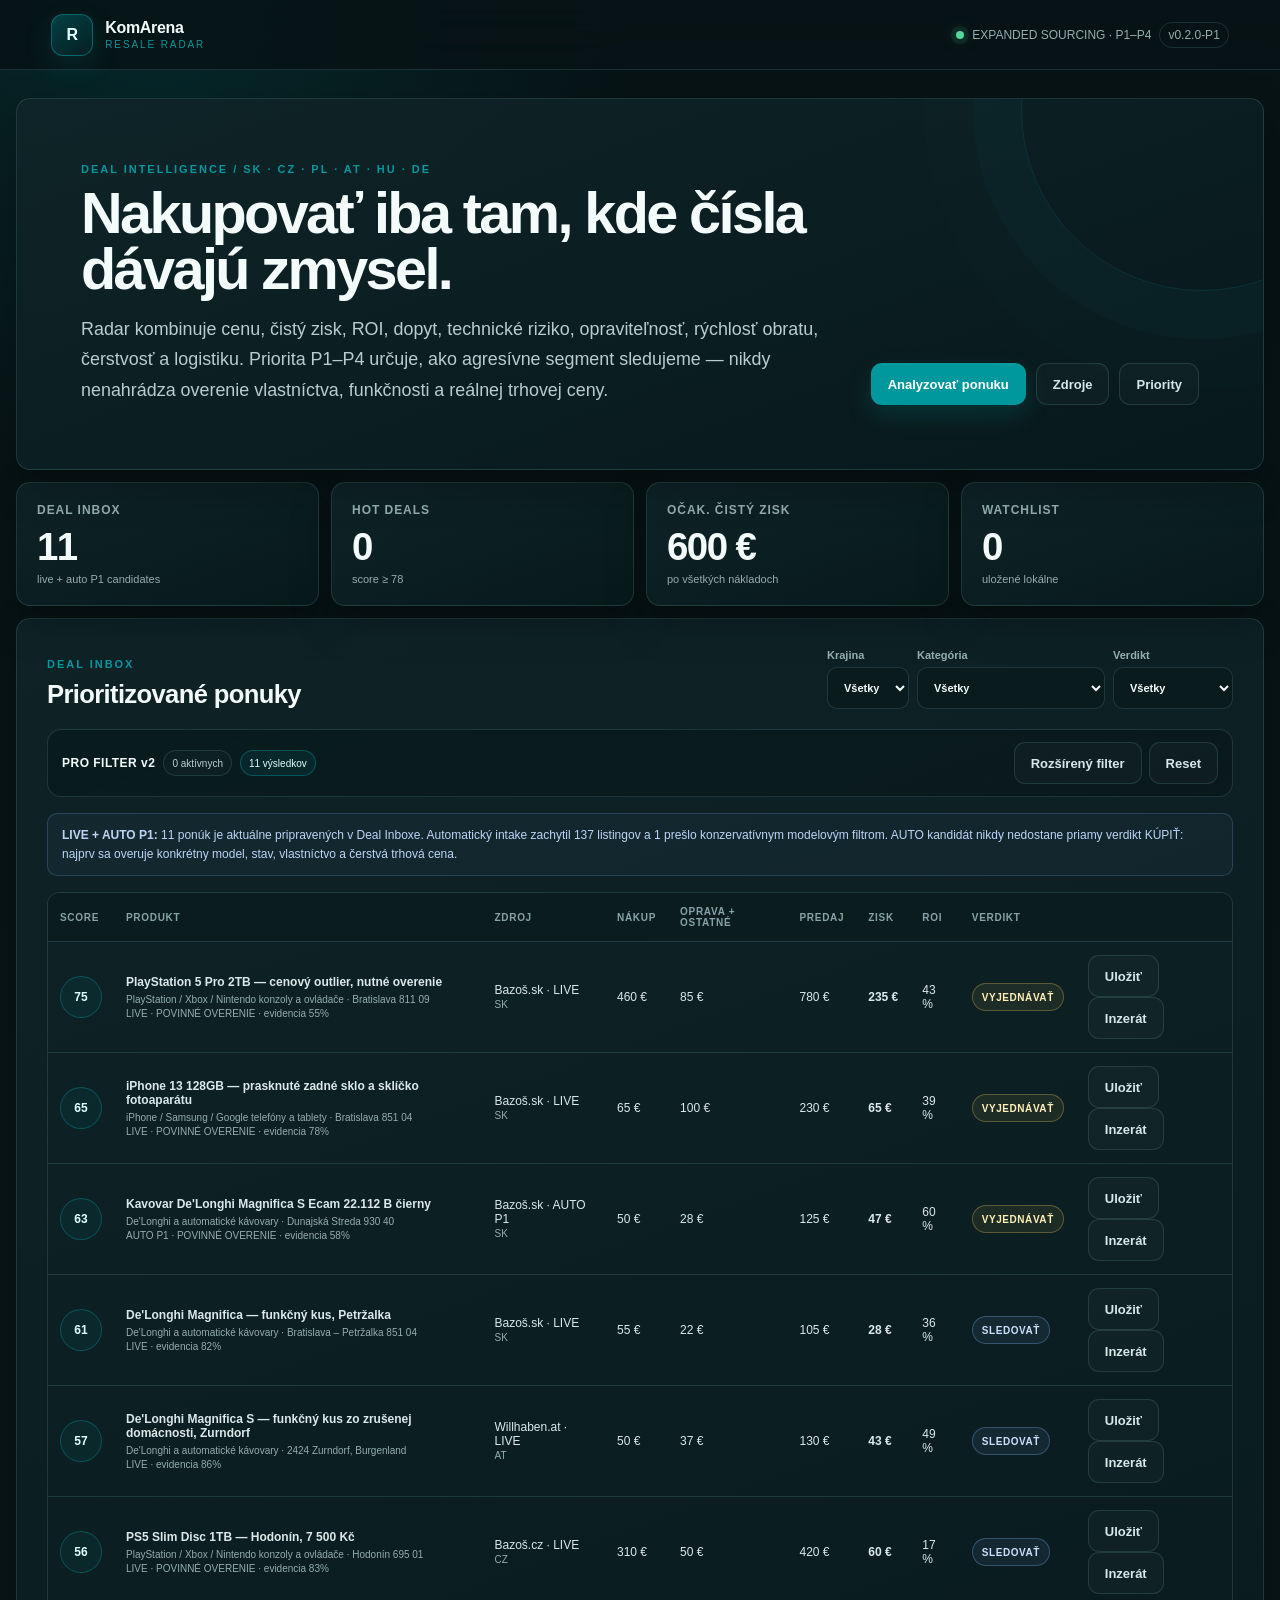
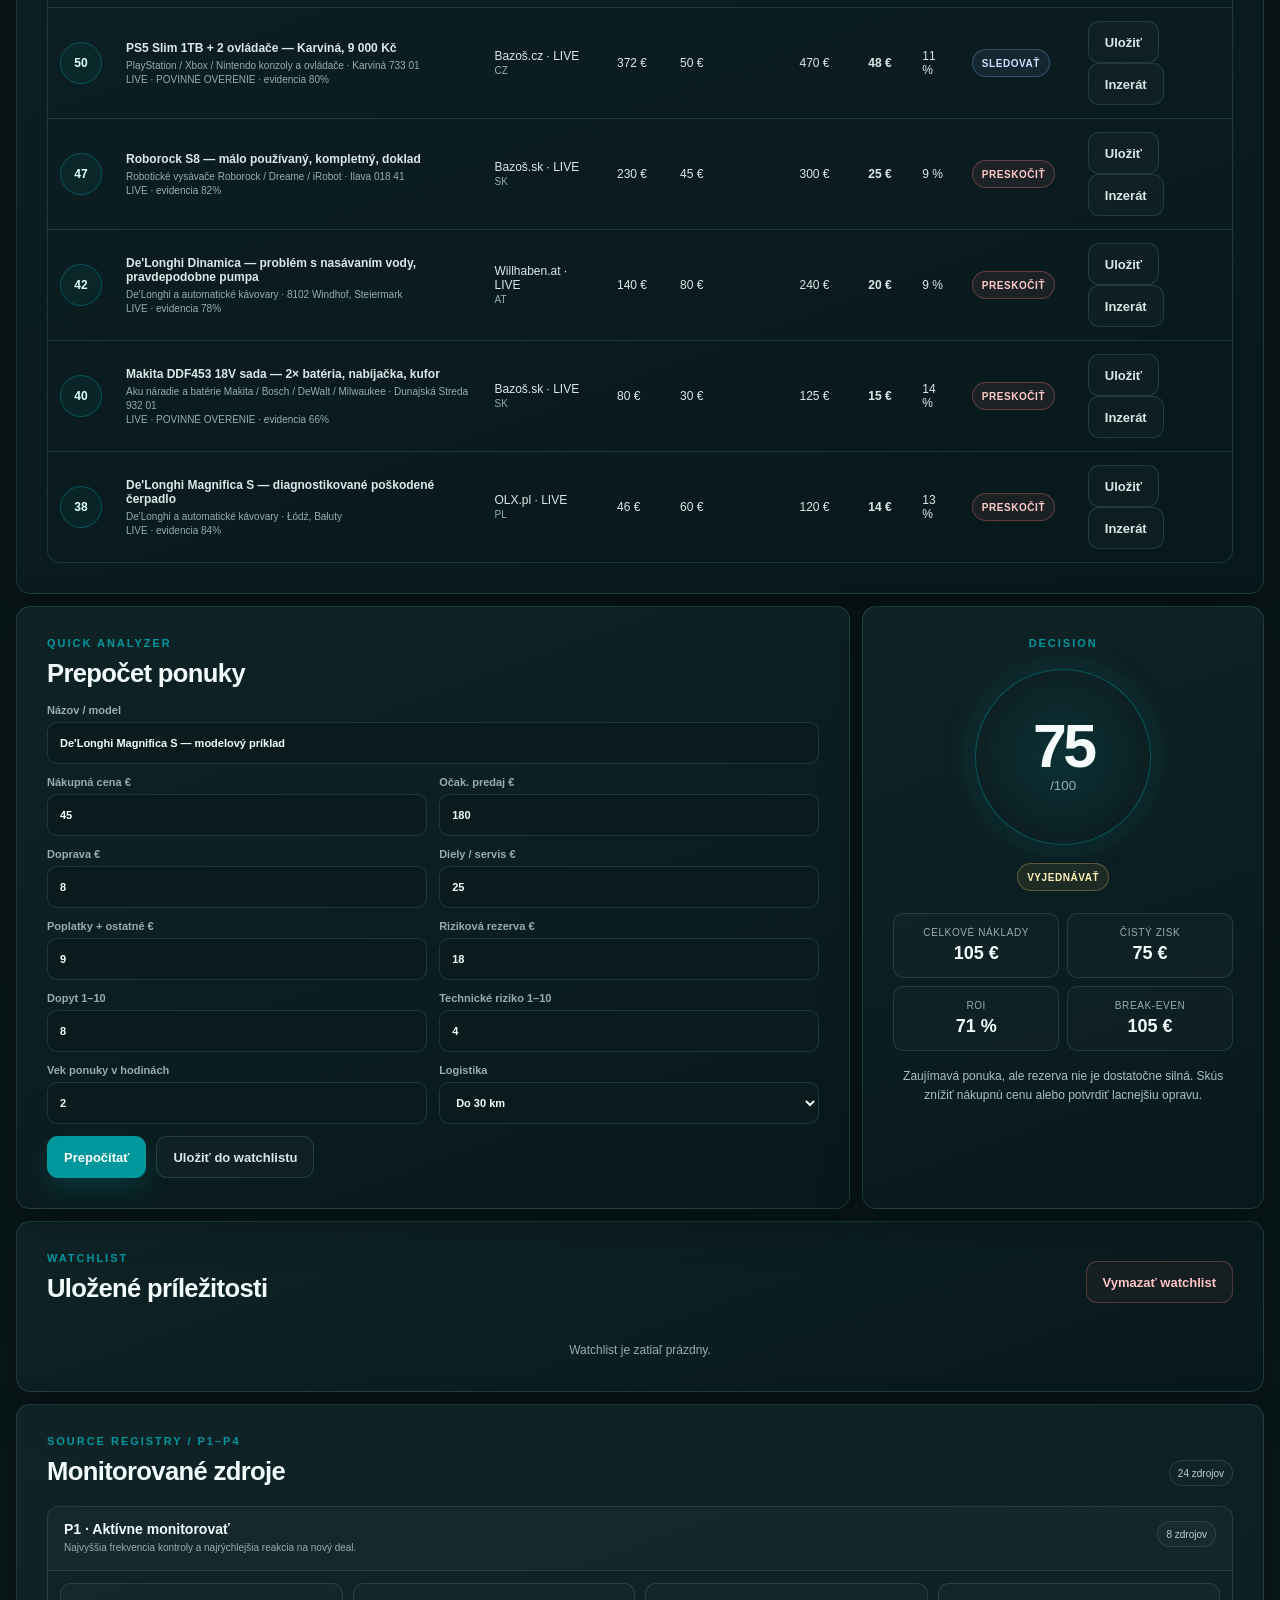
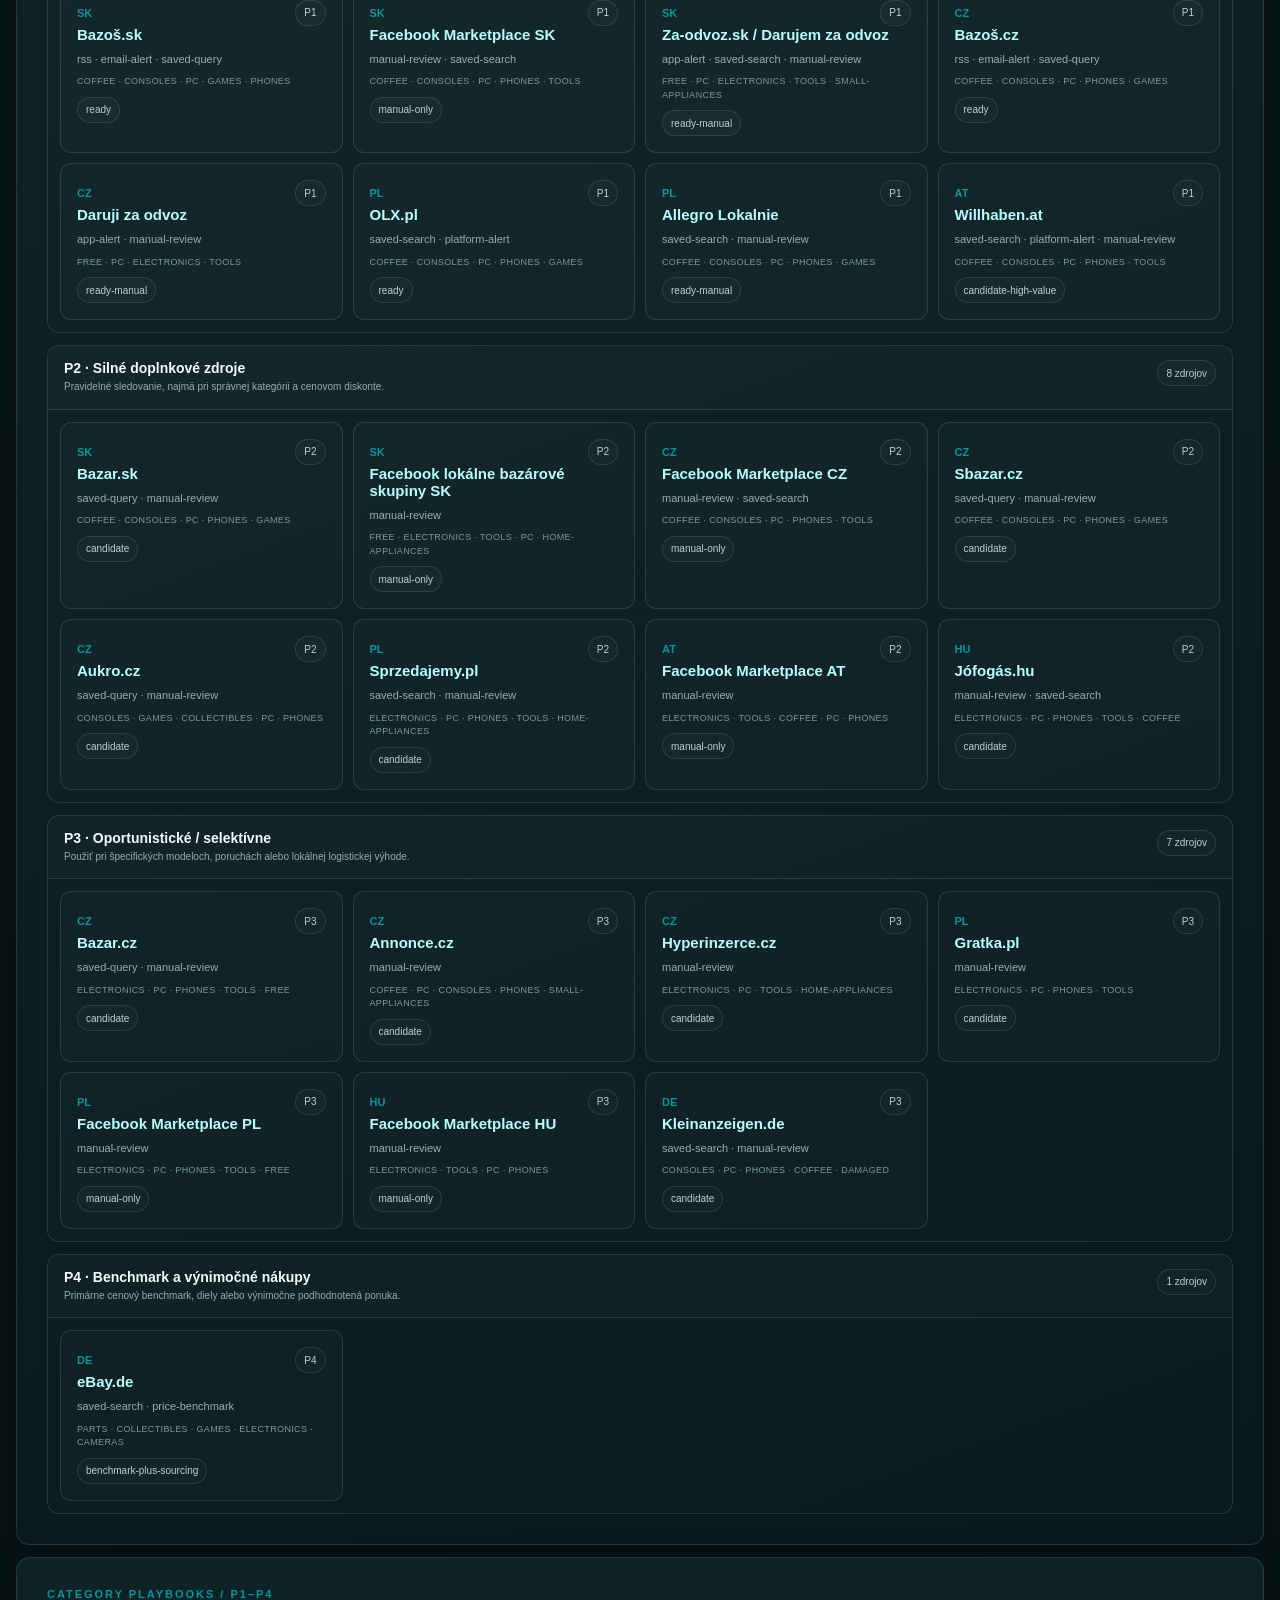
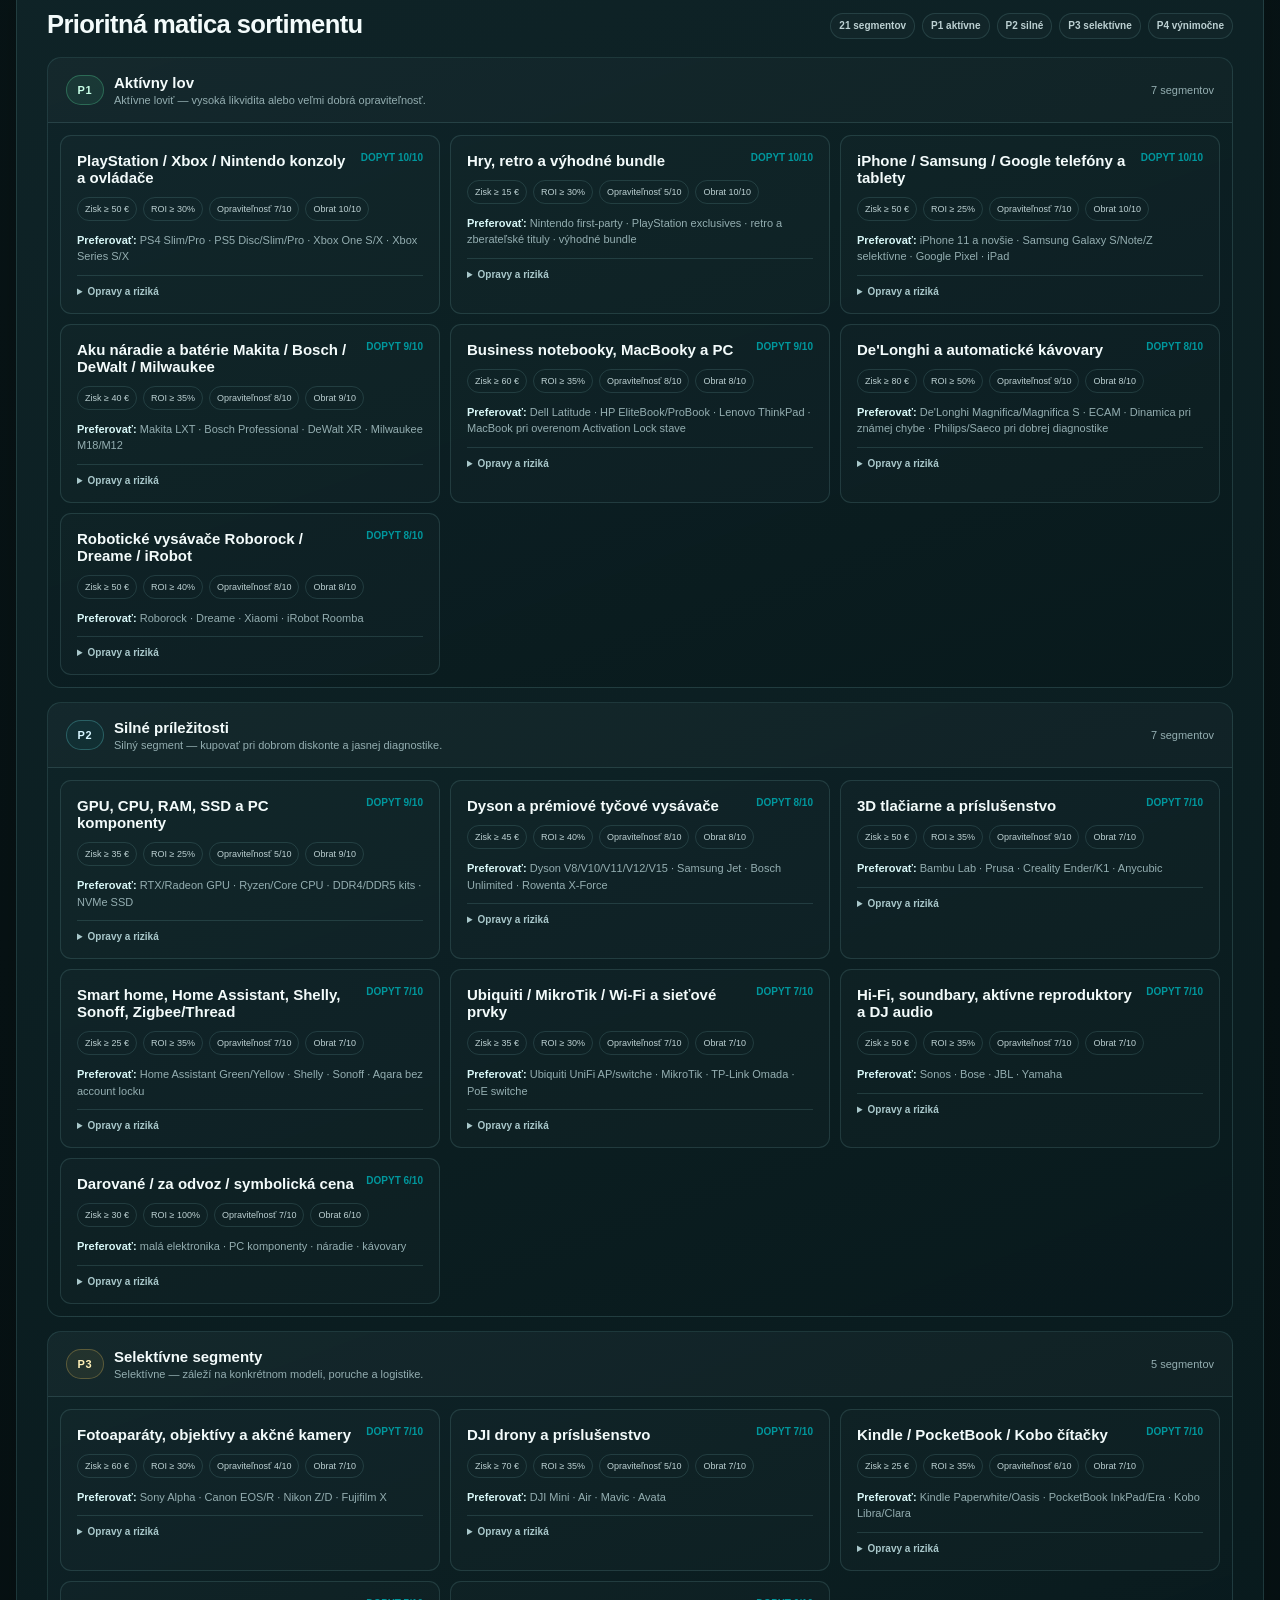
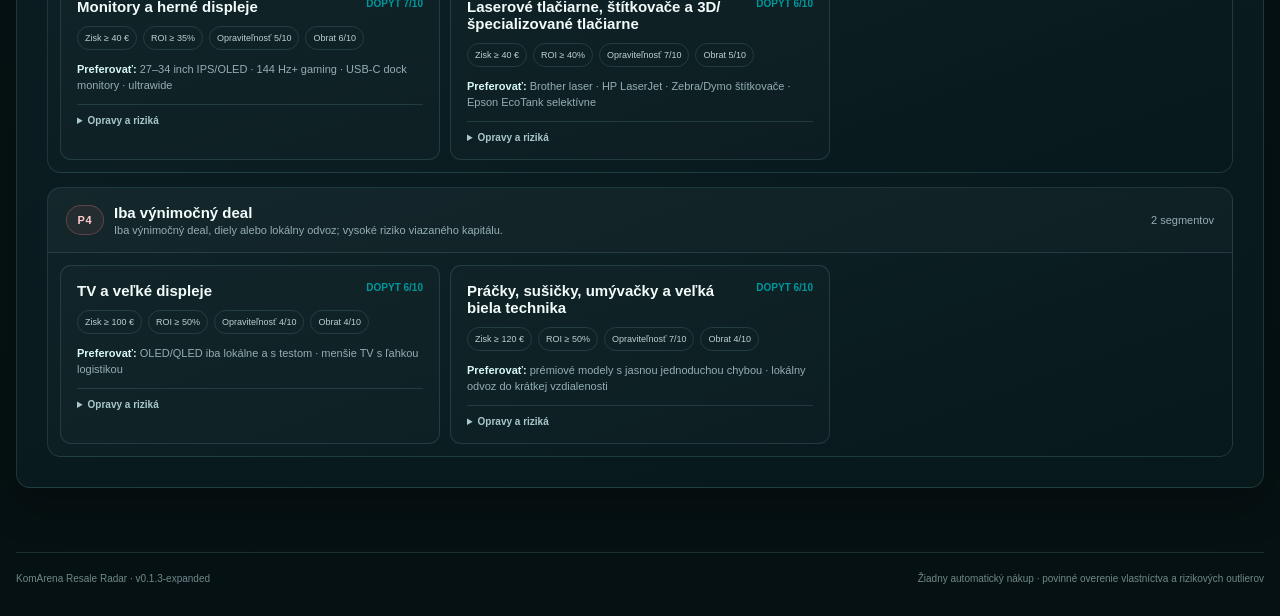
<file: komarena-resale-radar/index.html>
<!doctype html>
<html lang="sk">
<head>
  <meta charset="utf-8">
  <meta name="viewport" content="width=device-width, initial-scale=1">
  <meta name="color-scheme" content="dark">
  <meta name="description" content="KomArena Resale Radar — rozhodovacie centrum pre bazárové, darované a opraviteľné produkty.">
  <title>KomArena Resale Radar</title>
  <link rel="stylesheet" href="styles.css">
  <link rel="stylesheet" href="filters.css">
  <link rel="stylesheet" href="priority-board.css">
  <link rel="stylesheet" href="source-groups.css">
</head>
<body>
  <div class="app-shell">
    <header class="topbar">
      <a class="brand" href="#top" aria-label="KomArena Resale Radar domov">
        <span class="brand-mark" aria-hidden="true">R</span>
        <span><strong>KomArena</strong><small>RESALE RADAR</small></span>
      </a>
      <div class="topbar-status">
        <span class="status-dot" aria-hidden="true"></span>
        <span>EXPANDED SOURCING · P1–P4</span>
        <span class="version">v0.1.3</span>
      </div>
    </header>

    <main id="top" class="main">
      <section class="hero panel">
        <div>
          <p class="eyebrow">DEAL INTELLIGENCE / SK · CZ · PL · AT · HU · DE</p>
          <h1>Nakupovať iba tam, kde čísla dávajú zmysel.</h1>
          <p class="lead">Radar kombinuje cenu, čistý zisk, ROI, dopyt, technické riziko, opraviteľnosť, rýchlosť obratu, čerstvosť a logistiku. Priorita P1–P4 určuje, ako agresívne segment sledujeme — nikdy nenahrádza overenie vlastníctva, funkčnosti a reálnej trhovej ceny.</p>
        </div>
        <div class="hero-actions">
          <a class="button primary" href="#analyzer">Analyzovať ponuku</a>
          <a class="button ghost" href="#sources">Zdroje</a>
          <a class="button ghost" href="#priorities">Priority</a>
        </div>
      </section>

      <section class="kpi-grid" aria-label="Kľúčové ukazovatele">
        <article class="kpi panel"><span>Deal inbox</span><strong id="kpiDeals">0</strong><small>aktuálne kandidáty</small></article>
        <article class="kpi panel"><span>Hot deals</span><strong id="kpiHot">0</strong><small>score ≥ 78</small></article>
        <article class="kpi panel"><span>Očak. čistý zisk</span><strong id="kpiProfit">0 €</strong><small>po všetkých nákladoch</small></article>
        <article class="kpi panel"><span>Watchlist</span><strong id="kpiWatchlist">0</strong><small>uložené lokálne</small></article>
      </section>

      <section class="section panel" aria-labelledby="inbox-title">
        <div class="section-head">
          <div><p class="eyebrow">DEAL INBOX</p><h2 id="inbox-title">Prioritizované ponuky</h2></div>
          <div class="filters" aria-label="Rýchle filtre ponúk">
            <label><span>Krajina</span><select id="filterCountry">
              <option value="all">Všetky</option><option value="SK">SK</option><option value="CZ">CZ</option><option value="PL">PL</option><option value="AT">AT</option><option value="HU">HU</option><option value="DE">DE</option>
            </select></label>
            <label><span>Kategória</span><select id="filterCategory">
              <option value="all">Všetky</option>
              <optgroup label="P1 — aktívny lov">
                <option value="delonghi">Kávovary</option><option value="consoles">Konzoly</option><option value="pc">PC / notebooky</option><option value="games">Hry</option><option value="phones">Telefóny</option><option value="robot-vacuums">Robotické vysávače</option><option value="power-tools">Aku náradie</option>
              </optgroup>
              <optgroup label="P2 — silné segmenty">
                <option value="components">PC komponenty</option><option value="vacuum-cleaners">Dyson / tyčové vysávače</option><option value="3d-printers">3D tlačiarne</option><option value="smart-home">Smart home</option><option value="networking">Sieťové prvky</option><option value="audio">Audio</option><option value="free">Za odvoz</option>
              </optgroup>
              <optgroup label="P3–P4 — selektívne">
                <option value="cameras">Foto</option><option value="drones">Drony</option><option value="ereaders">Čítačky</option><option value="monitors">Monitory</option><option value="printers">Tlačiarne</option><option value="tv">TV</option><option value="large-appliances">Biela technika</option>
              </optgroup>
            </select></label>
            <label><span>Verdikt</span><select id="filterVerdict">
              <option value="all">Všetky</option><option value="buy">KÚPIŤ</option><option value="negotiate">VYJEDNÁVAŤ</option><option value="watch">SLEDOVAŤ</option><option value="skip">PRESKOČIŤ</option>
            </select></label>
          </div>
        </div>

        <div class="notice"><strong>LIVE / evidence režim:</strong> ponuky môžu používať overené verejné listingy aj konzervatívne interné odhady predajnej ceny, servisu a rizika. Cenový outlier alebo nejasný pôvod vždy aktivuje manuálne overenie.</div>

        <div class="table-wrap">
          <table>
            <thead><tr><th>Score</th><th>Produkt</th><th>Zdroj</th><th>Nákup</th><th>Oprava + ostatné</th><th>Predaj</th><th>Zisk</th><th>ROI</th><th>Verdikt</th><th></th></tr></thead>
            <tbody id="dealRows"></tbody>
          </table>
        </div>
        <div id="emptyDeals" class="empty" hidden>Filtru nezodpovedá žiadna ponuka.</div>
      </section>

      <section id="analyzer" class="section grid-2">
        <article class="panel analyzer-card">
          <div class="section-head compact"><div><p class="eyebrow">QUICK ANALYZER</p><h2>Prepočet ponuky</h2></div></div>
          <form id="analyzerForm" class="form-grid">
            <label class="span-2"><span>Názov / model</span><input id="qaTitle" type="text" value="De'Longhi Magnifica S — modelový príklad" autocomplete="off"></label>
            <label><span>Nákupná cena €</span><input id="qaPurchase" type="number" min="0" step="0.01" value="45"></label>
            <label><span>Očak. predaj €</span><input id="qaResale" type="number" min="0" step="0.01" value="180"></label>
            <label><span>Doprava €</span><input id="qaShipping" type="number" min="0" step="0.01" value="8"></label>
            <label><span>Diely / servis €</span><input id="qaParts" type="number" min="0" step="0.01" value="25"></label>
            <label><span>Poplatky + ostatné €</span><input id="qaOther" type="number" min="0" step="0.01" value="9"></label>
            <label><span>Riziková rezerva €</span><input id="qaContingency" type="number" min="0" step="0.01" value="18"></label>
            <label><span>Dopyt 1–10</span><input id="qaDemand" type="number" min="1" max="10" step="1" value="8"></label>
            <label><span>Technické riziko 1–10</span><input id="qaRisk" type="number" min="1" max="10" step="1" value="4"></label>
            <label><span>Vek ponuky v hodinách</span><input id="qaAge" type="number" min="0" step="0.5" value="2"></label>
            <label><span>Logistika</span><select id="qaLogistics"><option value="10">Osobne do 15 km</option><option value="8" selected>Do 30 km</option><option value="5">Do 80 km</option><option value="4">Zásielka s ochranou</option><option value="2">Zásielka bez ochrany</option><option value="1">Nejasná</option></select></label>
            <div class="span-2 form-actions"><button class="button primary" type="submit">Prepočítať</button><button class="button ghost" id="saveAnalysis" type="button">Uložiť do watchlistu</button></div>
          </form>
        </article>

        <article class="panel result-card" aria-live="polite">
          <p class="eyebrow">DECISION</p><div class="score-orbit" aria-label="Deal score"><span id="qaScore">0</span><small>/100</small></div><div id="qaVerdict" class="verdict watch">SLEDOVAŤ</div>
          <dl class="result-grid"><div><dt>Celkové náklady</dt><dd id="qaTotal">0 €</dd></div><div><dt>Čistý zisk</dt><dd id="qaProfit">0 €</dd></div><div><dt>ROI</dt><dd id="qaRoi">0 %</dd></div><div><dt>Break-even</dt><dd id="qaBreakEven">0 €</dd></div></dl><p id="qaReason" class="result-note"></p>
        </article>
      </section>

      <section id="watchlist" class="section panel">
        <div class="section-head"><div><p class="eyebrow">WATCHLIST</p><h2>Uložené príležitosti</h2></div><button id="clearWatchlist" class="button danger" type="button">Vymazať watchlist</button></div>
        <div id="watchlistCards" class="card-grid"></div><div id="emptyWatchlist" class="empty">Watchlist je zatiaľ prázdny.</div>
      </section>

      <section id="sources" class="section panel">
        <div class="section-head"><div><p class="eyebrow">SOURCE REGISTRY / P1–P4</p><h2>Monitorované zdroje</h2></div><span id="sourceCount" class="pill">0 zdrojov</span></div>
        <div id="sourceCards" class="source-grid"></div>
      </section>

      <section id="priorities" class="section panel priority-section">
        <div class="priority-head">
          <div><p class="eyebrow">CATEGORY PLAYBOOKS / P1–P4</p><h2>Prioritná matica sortimentu</h2></div>
          <div class="priority-legend"><span id="priorityCategoryCount" class="pill">0 segmentov</span><span class="pill">P1 aktívne</span><span class="pill">P2 silné</span><span class="pill">P3 selektívne</span><span class="pill">P4 výnimočne</span></div>
        </div>
        <div id="priorityBoard" class="priority-groups"><div class="priority-fallback">Načítavam prioritnú maticu…</div></div>
      </section>
    </main>

    <footer class="footer"><span>KomArena Resale Radar · v0.1.3-expanded</span><span>Žiadny automatický nákup · povinné overenie vlastníctva a rizikových outlierov</span></footer>
  </div>

  <script src="app.js" defer></script>
  <script src="live.js" defer></script>
  <script src="filters-v2.js" defer></script>
  <script src="priority-board.js" defer></script>
  <script src="source-groups.js" defer></script>
</body>
</html>
</file>
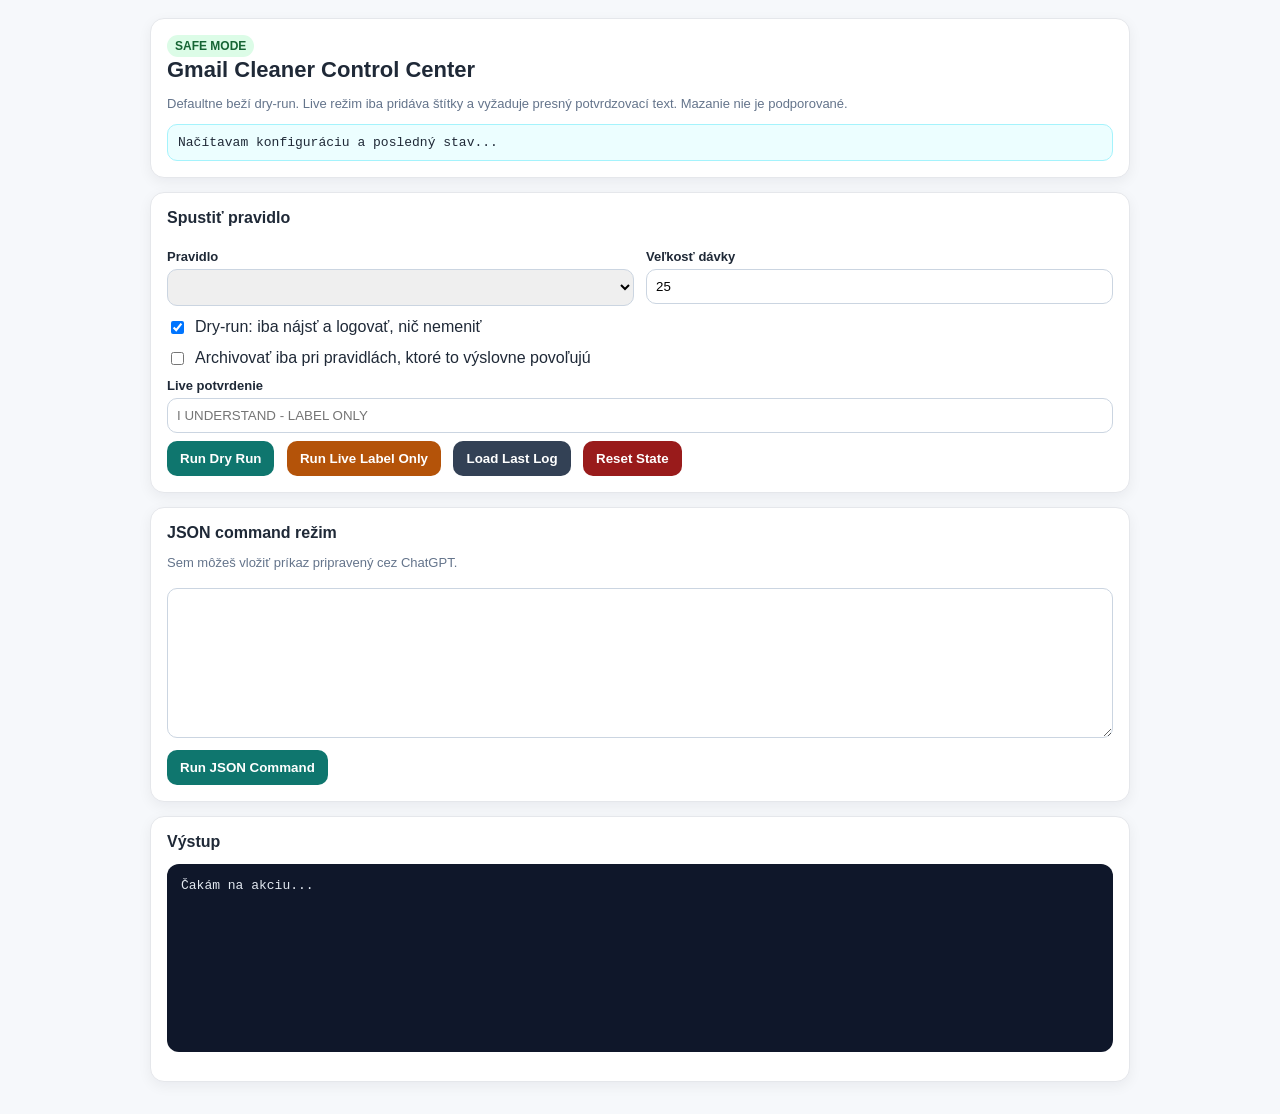
<file: gmail-cleaner-control-center/Dashboard.html>
<!DOCTYPE html>
<html>
  <head>
    <base target="_top">
    <meta charset="UTF-8">
    <style>
      body {
        margin: 0;
        padding: 18px;
        font-family: Arial, sans-serif;
        background: #f6f8fb;
        color: #1f2937;
      }
      .wrap {
        max-width: 980px;
        margin: 0 auto;
      }
      .card {
        background: #ffffff;
        border: 1px solid #e5e7eb;
        border-radius: 14px;
        padding: 16px;
        margin-bottom: 14px;
        box-shadow: 0 4px 14px rgba(15, 23, 42, 0.06);
      }
      h1 {
        margin: 0 0 6px;
        font-size: 22px;
      }
      h2 {
        margin: 0 0 12px;
        font-size: 16px;
      }
      label {
        display: block;
        margin-top: 10px;
        font-weight: 700;
        font-size: 13px;
      }
      select,
      input,
      textarea {
        width: 100%;
        box-sizing: border-box;
        margin-top: 5px;
        padding: 9px;
        border: 1px solid #cbd5e1;
        border-radius: 10px;
        font-family: inherit;
      }
      textarea {
        min-height: 150px;
        font-family: Consolas, monospace;
      }
      .row {
        display: grid;
        grid-template-columns: 1fr 1fr;
        gap: 12px;
      }
      .check-row {
        display: flex;
        gap: 8px;
        align-items: center;
        margin-top: 10px;
      }
      .check-row input {
        width: auto;
      }
      button {
        margin: 8px 8px 0 0;
        padding: 10px 13px;
        border: 0;
        border-radius: 10px;
        cursor: pointer;
        background: #0f766e;
        color: white;
        font-weight: 700;
      }
      button.secondary {
        background: #334155;
      }
      button.warn {
        background: #b45309;
      }
      button.danger {
        background: #991b1b;
      }
      pre {
        overflow: auto;
        background: #0f172a;
        color: #e2e8f0;
        border-radius: 12px;
        padding: 14px;
        min-height: 160px;
        white-space: pre-wrap;
      }
      .status {
        font-family: Consolas, monospace;
        font-size: 13px;
        background: #ecfeff;
        border: 1px solid #a5f3fc;
        padding: 10px;
        border-radius: 10px;
      }
      .muted {
        color: #64748b;
        font-size: 13px;
      }
      .badge {
        display: inline-block;
        padding: 4px 8px;
        border-radius: 999px;
        background: #dcfce7;
        color: #166534;
        font-size: 12px;
        font-weight: 700;
      }
    </style>
  </head>
  <body>
    <div class="wrap">
      <div class="card">
        <span class="badge">SAFE MODE</span>
        <h1>Gmail Cleaner Control Center</h1>
        <p class="muted">
          Defaultne beží dry-run. Live režim iba pridáva štítky a vyžaduje presný potvrdzovací text.
          Mazanie nie je podporované.
        </p>
        <div id="status" class="status">Načítavam stav...</div>
      </div>

      <div class="card">
        <h2>Spustiť pravidlo</h2>
        <div class="row">
          <div>
            <label for="ruleId">Pravidlo</label>
            <select id="ruleId"></select>
          </div>
          <div>
            <label for="batchSize">Veľkosť dávky</label>
            <input id="batchSize" type="number" min="1" max="50" value="25">
          </div>
        </div>

        <div class="check-row">
          <input id="dryRun" type="checkbox" checked>
          <span>Dry-run: iba nájsť a logovať, nič nemeniť</span>
        </div>
        <div class="check-row">
          <input id="archive" type="checkbox">
          <span>Archivovať iba pri pravidlách, ktoré to výslovne povoľujú</span>
        </div>

        <label for="confirmText">Live potvrdenie</label>
        <input id="confirmText" placeholder="I UNDERSTAND - LABEL ONLY">

        <button onclick="runDryRun()">Run Dry Run</button>
        <button class="warn" onclick="runLive()">Run Live Label Only</button>
        <button class="secondary" onclick="loadLastLog()">Load Last Log</button>
        <button class="danger" onclick="resetState()">Reset State</button>
      </div>

      <div class="card">
        <h2>JSON command režim</h2>
        <p class="muted">Sem môžeš vložiť príkaz pripravený cez ChatGPT.</p>
        <textarea id="jsonCommand"></textarea>
        <button onclick="runJsonCommand()">Run JSON Command</button>
      </div>

      <div class="card">
        <h2>Výstup</h2>
        <pre id="output">Čakám na akciu...</pre>
      </div>
    </div>

    <script>
      var bootstrap = null;

      function setOutput(value) {
        document.getElementById('output').textContent = JSON.stringify(value, null, 2);
      }

      function setStatus(text) {
        document.getElementById('status').textContent = text;
      }

      function loadBootstrap() {
        setStatus('Načítavam konfiguráciu a posledný stav...');
        google.script.run
          .withSuccessHandler(function(data) {
            bootstrap = data;
            fillRules(data && data.config ? data.config.rules : {});
            var state = data && data.state ? data.state : {};
            var last = data && data.lastRun ? data.lastRun : {};
            setStatus(
              'Rules: ' + Object.keys(data.config.rules).length +
              ' | Last rule: ' + (state.lastRuleId || '-') +
              ' | Last run: ' + (last.runId || '-')
            );
            setOutput(data);
            setDefaultJson();
          })
          .withFailureHandler(function(error) {
            setStatus('Chyba pri načítaní dashboardu.');
            setOutput({ success: false, error: String(error) });
          })
          .getDashboardBootstrap();
      }

      function fillRules(rules) {
        var select = document.getElementById('ruleId');
        select.innerHTML = '';
        Object.keys(rules).forEach(function(ruleId) {
          var option = document.createElement('option');
          option.value = ruleId;
          option.textContent = ruleId + ' → ' + rules[ruleId].label;
          select.appendChild(option);
        });
      }

      function buildCommand(forceDryRun) {
        return {
          ruleId: document.getElementById('ruleId').value,
          dryRun: forceDryRun === true ? true : document.getElementById('dryRun').checked,
          batchSize: Number(document.getElementById('batchSize').value || 25),
          archive: document.getElementById('archive').checked,
          confirmText: document.getElementById('confirmText').value || ''
        };
      }

      function runDryRun() {
        setStatus('Spúšťam dry-run...');
        google.script.run
          .withSuccessHandler(function(result) {
            setStatus('Dry-run dokončený.');
            setOutput(result);
          })
          .withFailureHandler(function(error) {
            setStatus('Dry-run zlyhal.');
            setOutput({ success: false, error: String(error) });
          })
          .runDashboardCommand(buildCommand(true));
      }

      function runLive() {
        var command = buildCommand(false);
        command.dryRun = false;
        setStatus('Spúšťam live label-only režim...');
        google.script.run
          .withSuccessHandler(function(result) {
            setStatus('Live beh dokončený.');
            setOutput(result);
          })
          .withFailureHandler(function(error) {
            setStatus('Live beh zlyhal.');
            setOutput({ success: false, error: String(error) });
          })
          .runDashboardCommand(command);
      }

      function runJsonCommand() {
        setStatus('Spúšťam JSON command...');
        google.script.run
          .withSuccessHandler(function(result) {
            setStatus('JSON command dokončený.');
            setOutput(result);
          })
          .withFailureHandler(function(error) {
            setStatus('JSON command zlyhal.');
            setOutput({ success: false, error: String(error) });
          })
          .runDashboardJsonCommand(document.getElementById('jsonCommand').value);
      }

      function loadLastLog() {
        setStatus('Načítavam posledný log...');
        google.script.run
          .withSuccessHandler(function(result) {
            setStatus('Posledný log načítaný.');
            setOutput(result);
          })
          .withFailureHandler(function(error) {
            setStatus('Načítanie logu zlyhalo.');
            setOutput({ success: false, error: String(error) });
          })
          .showLastLog();
      }

      function resetState() {
        setStatus('Resetujem stav...');
        google.script.run
          .withSuccessHandler(function(result) {
            setStatus('Stav resetovaný.');
            setOutput(result);
          })
          .withFailureHandler(function(error) {
            setStatus('Reset zlyhal.');
            setOutput({ success: false, error: String(error) });
          })
          .resetState();
      }

      function setDefaultJson() {
        document.getElementById('jsonCommand').value = JSON.stringify({
          action: 'runRule',
          ruleId: 'faktury_admin',
          dryRun: true,
          batchSize: 25,
          archive: false
        }, null, 2);
      }

      loadBootstrap();
    </script>
  </body>
</html>
</file>
<file: komarena-resale-radar/styles.css>
:root {
  --ka-primary: #00979d;
  --ka-primary-hover: #007c81;
  --ka-bg: #071315;
  --ka-bg-2: #0b1b1e;
  --ka-panel: rgba(12, 31, 34, 0.92);
  --ka-panel-2: #102529;
  --ka-text: #f3fbfb;
  --ka-muted: #94aeb1;
  --ka-border: rgba(128, 193, 197, 0.17);
  --ka-radius: 14px;
  --ka-shadow: 0 16px 40px rgba(0, 0, 0, 0.28);
  --good: #54d69a;
  --warn: #f1c75b;
  --bad: #ff7f7f;
  --info: #81b7ff;
}

* { box-sizing: border-box; }

html { scroll-behavior: smooth; }

body {
  margin: 0;
  min-width: 320px;
  color: var(--ka-text);
  background:
    radial-gradient(circle at 12% 0%, rgba(0, 151, 157, 0.16), transparent 30rem),
    linear-gradient(180deg, #071315 0%, #091719 45%, #061113 100%);
  font-family: Roboto, -apple-system, BlinkMacSystemFont, "Segoe UI", Arial, sans-serif;
}

button,
input,
select { font: inherit; }

button,
a { -webkit-tap-highlight-color: transparent; }

a { color: inherit; }

h1,
h2,
h3,
.brand,
.button,
th,
.verdict {
  font-family: Montserrat, Roboto, -apple-system, BlinkMacSystemFont, "Segoe UI", Arial, sans-serif;
}

h1,
h2,
h3,
p { margin-top: 0; }

h1 {
  margin-bottom: 16px;
  max-width: 820px;
  font-size: clamp(2rem, 4.5vw, 4.6rem);
  line-height: 0.98;
  letter-spacing: -0.045em;
}

h2 {
  margin-bottom: 0;
  font-size: clamp(1.35rem, 2vw, 2rem);
  letter-spacing: -0.025em;
}

h3 { margin-bottom: 10px; }

.app-shell { min-height: 100vh; }

.topbar {
  position: sticky;
  top: 0;
  z-index: 20;
  display: flex;
  align-items: center;
  justify-content: space-between;
  min-height: 70px;
  padding: 10px clamp(16px, 4vw, 56px);
  border-bottom: 1px solid var(--ka-border);
  background: rgba(7, 19, 21, 0.86);
  backdrop-filter: blur(18px);
}

.brand {
  display: inline-flex;
  align-items: center;
  gap: 12px;
  text-decoration: none;
}

.brand-mark {
  display: grid;
  place-items: center;
  width: 42px;
  height: 42px;
  border: 1px solid rgba(0, 151, 157, 0.55);
  border-radius: 12px;
  color: #dfffff;
  background: linear-gradient(145deg, rgba(0,151,157,.34), rgba(0,151,157,.08));
  box-shadow: 0 10px 28px rgba(0,151,157,.16);
  font-weight: 900;
}

.brand strong,
.brand small { display: block; }
.brand strong { font-size: 16px; letter-spacing: -0.02em; }
.brand small { margin-top: 2px; color: var(--ka-primary); font-size: 10px; letter-spacing: .19em; }

.topbar-status {
  display: flex;
  align-items: center;
  gap: 8px;
  color: var(--ka-muted);
  font-size: 12px;
}

.status-dot {
  width: 8px;
  height: 8px;
  border-radius: 50%;
  background: var(--good);
  box-shadow: 0 0 0 5px rgba(84,214,154,.09), 0 0 18px rgba(84,214,154,.42);
}

.version {
  padding: 5px 8px;
  border: 1px solid var(--ka-border);
  border-radius: 999px;
}

.main {
  width: min(1500px, calc(100% - 32px));
  margin: 0 auto;
  padding: 28px 0 64px;
}

.panel {
  border: 1px solid var(--ka-border);
  border-radius: var(--ka-radius);
  background: linear-gradient(160deg, rgba(16,37,41,.92), rgba(8,25,28,.94));
  box-shadow: var(--ka-shadow);
}

.hero {
  display: grid;
  grid-template-columns: minmax(0, 1fr) auto;
  gap: 28px;
  align-items: end;
  padding: clamp(28px, 5vw, 72px);
  overflow: hidden;
  position: relative;
}

.hero::after {
  content: "";
  position: absolute;
  width: 360px;
  height: 360px;
  right: -120px;
  top: -170px;
  border-radius: 50%;
  border: 1px solid rgba(0,151,157,.18);
  box-shadow: 0 0 0 48px rgba(0,151,157,.035), 0 0 0 98px rgba(0,151,157,.018);
  pointer-events: none;
}

.eyebrow {
  margin-bottom: 10px;
  color: var(--ka-primary);
  font-size: 11px;
  font-weight: 800;
  letter-spacing: .18em;
}

.lead {
  max-width: 850px;
  margin-bottom: 0;
  color: #b8cdcf;
  font-size: clamp(1rem, 1.4vw, 1.16rem);
  line-height: 1.7;
}

.hero-actions,
.form-actions {
  display: flex;
  flex-wrap: wrap;
  gap: 10px;
}

.button {
  display: inline-flex;
  align-items: center;
  justify-content: center;
  min-height: 42px;
  padding: 0 16px;
  border: 1px solid transparent;
  border-radius: 11px;
  cursor: pointer;
  text-decoration: none;
  font-size: 13px;
  font-weight: 800;
  transition: transform .16s ease, border-color .16s ease, background .16s ease;
}

.button:hover { transform: translateY(-1px); }
.button:focus-visible,
input:focus-visible,
select:focus-visible { outline: 2px solid #61cfd4; outline-offset: 2px; }

.button.primary {
  color: white;
  background: var(--ka-primary);
  box-shadow: 0 10px 24px rgba(0,151,157,.2);
}
.button.primary:hover { background: var(--ka-primary-hover); }
.button.ghost { border-color: var(--ka-border); color: #d8e7e8; background: rgba(255,255,255,.025); }
.button.danger { border-color: rgba(255,127,127,.26); color: #ffc4c4; background: rgba(255,127,127,.05); }

.kpi-grid {
  display: grid;
  grid-template-columns: repeat(4, minmax(0, 1fr));
  gap: 12px;
  margin: 12px 0;
}

.kpi { padding: 20px; }
.kpi span,
.kpi small { display: block; color: var(--ka-muted); }
.kpi span { font-size: 12px; font-weight: 700; text-transform: uppercase; letter-spacing: .08em; }
.kpi strong { display: block; margin: 8px 0 4px; font-size: clamp(1.7rem, 3vw, 2.7rem); letter-spacing: -.04em; }
.kpi small { font-size: 11px; }

.section { margin-top: 12px; padding: clamp(18px, 3vw, 30px); }
.section-head { display: flex; align-items: end; justify-content: space-between; gap: 18px; margin-bottom: 20px; }
.section-head.compact { margin-bottom: 16px; }

.filters { display: flex; flex-wrap: wrap; gap: 8px; }
.filters label,
.form-grid label { display: grid; gap: 6px; color: var(--ka-muted); font-size: 11px; font-weight: 700; }

select,
input {
  min-height: 42px;
  border: 1px solid var(--ka-border);
  border-radius: 10px;
  color: var(--ka-text);
  background: #0a1b1e;
  padding: 0 12px;
}

input::placeholder { color: #6e888b; }

.notice {
  margin-bottom: 16px;
  padding: 12px 14px;
  border: 1px solid rgba(129,183,255,.2);
  border-radius: 10px;
  color: #bcd5f7;
  background: rgba(129,183,255,.045);
  font-size: 12px;
  line-height: 1.55;
}

.table-wrap { overflow: auto; border: 1px solid var(--ka-border); border-radius: 12px; }
table { width: 100%; min-width: 1040px; border-collapse: collapse; }
th,
td { padding: 13px 12px; border-bottom: 1px solid var(--ka-border); text-align: left; vertical-align: middle; }
th { position: sticky; top: 0; color: #86a4a7; background: #0b1c1f; font-size: 10px; letter-spacing: .07em; text-transform: uppercase; }
td { color: #dce8e9; font-size: 12px; }
tbody tr:last-child td { border-bottom: 0; }
tbody tr:hover { background: rgba(0,151,157,.035); }

.score {
  display: inline-grid;
  place-items: center;
  width: 42px;
  height: 42px;
  border-radius: 50%;
  border: 1px solid rgba(0,151,157,.4);
  color: #dfffff;
  background: rgba(0,151,157,.08);
  font-weight: 900;
}

.product-title { display: block; margin-bottom: 3px; font-weight: 800; }
.meta { color: var(--ka-muted); font-size: 10px; }

.verdict {
  display: inline-flex;
  align-items: center;
  justify-content: center;
  min-height: 28px;
  padding: 0 9px;
  border-radius: 999px;
  font-size: 10px;
  font-weight: 900;
  letter-spacing: .055em;
}
.verdict.buy { color: #c8ffe7; border: 1px solid rgba(84,214,154,.3); background: rgba(84,214,154,.09); }
.verdict.negotiate { color: #fff0b7; border: 1px solid rgba(241,199,91,.3); background: rgba(241,199,91,.08); }
.verdict.watch { color: #cce0ff; border: 1px solid rgba(129,183,255,.3); background: rgba(129,183,255,.08); }
.verdict.skip { color: #ffcaca; border: 1px solid rgba(255,127,127,.3); background: rgba(255,127,127,.08); }

.grid-2 { display: grid; grid-template-columns: minmax(0, 1.35fr) minmax(320px, .65fr); gap: 12px; padding: 0; background: transparent; box-shadow: none; border: 0; }
.grid-3 { display: grid; grid-template-columns: repeat(3, minmax(0, 1fr)); gap: 12px; padding: 0; background: transparent; box-shadow: none; border: 0; }
.analyzer-card,
.result-card,
.mini-playbook { padding: clamp(20px, 3vw, 30px); }

.form-grid { display: grid; grid-template-columns: repeat(2, minmax(0, 1fr)); gap: 12px; }
.span-2 { grid-column: span 2; }

.result-card { display: flex; flex-direction: column; align-items: center; text-align: center; }
.score-orbit {
  display: grid;
  place-items: center;
  align-content: center;
  width: 176px;
  height: 176px;
  margin: 10px auto 18px;
  border: 1px solid rgba(0,151,157,.45);
  border-radius: 50%;
  background: radial-gradient(circle, rgba(0,151,157,.15), rgba(0,151,157,.025) 62%, transparent 63%);
  box-shadow: 0 0 0 13px rgba(0,151,157,.025), 0 0 38px rgba(0,151,157,.11);
}
.score-orbit span { font-size: 3.8rem; font-weight: 900; line-height: .8; letter-spacing: -.06em; }
.score-orbit small { margin-top: 8px; color: var(--ka-muted); }
.result-card > .verdict { margin-bottom: 22px; }

.result-grid { display: grid; grid-template-columns: repeat(2, minmax(0, 1fr)); gap: 8px; width: 100%; margin: 0; }
.result-grid div { padding: 13px; border: 1px solid var(--ka-border); border-radius: 10px; background: rgba(255,255,255,.018); }
.result-grid dt { color: var(--ka-muted); font-size: 10px; text-transform: uppercase; letter-spacing: .06em; }
.result-grid dd { margin: 5px 0 0; font-size: 18px; font-weight: 900; }
.result-note { margin: 16px 0 0; color: #aac0c2; font-size: 12px; line-height: 1.55; }

.card-grid,
.source-grid { display: grid; gap: 10px; }
.card-grid { grid-template-columns: repeat(auto-fill, minmax(260px, 1fr)); }
.source-grid { grid-template-columns: repeat(auto-fill, minmax(230px, 1fr)); }

.watch-card,
.source-card {
  position: relative;
  padding: 16px;
  border: 1px solid var(--ka-border);
  border-radius: 11px;
  background: rgba(255,255,255,.018);
}
.watch-card h3,
.source-card h3 { margin: 0 0 8px; font-size: 15px; }
.watch-card p,
.source-card p { margin-bottom: 8px; color: var(--ka-muted); font-size: 11px; line-height: 1.5; }
.watch-metrics { display: flex; flex-wrap: wrap; gap: 6px; margin-top: 12px; }
.watch-metrics span,
.pill {
  display: inline-flex;
  align-items: center;
  min-height: 26px;
  padding: 0 8px;
  border: 1px solid var(--ka-border);
  border-radius: 999px;
  color: #bcd0d2;
  background: rgba(255,255,255,.02);
  font-size: 10px;
}
.remove-watch { position: absolute; right: 10px; top: 10px; width: 28px; height: 28px; border: 1px solid var(--ka-border); border-radius: 8px; color: var(--ka-muted); background: transparent; cursor: pointer; }

.source-meta { display: flex; align-items: center; justify-content: space-between; gap: 8px; }
.country { color: var(--ka-primary); font-size: 11px; font-weight: 900; }
.source-card a { color: #b7ffff; text-decoration: none; }
.source-card a:hover { text-decoration: underline; }

.mini-playbook p { color: var(--ka-muted); line-height: 1.6; font-size: 12px; }
.mini-playbook strong { color: #cef9f9; font-size: 12px; }

.empty { padding: 20px 0 4px; color: var(--ka-muted); text-align: center; font-size: 12px; }

.footer {
  display: flex;
  justify-content: space-between;
  gap: 16px;
  width: min(1500px, calc(100% - 32px));
  margin: 0 auto;
  padding: 20px 0 32px;
  border-top: 1px solid var(--ka-border);
  color: #6f898c;
  font-size: 10px;
}

@media (max-width: 980px) {
  .hero { grid-template-columns: 1fr; }
  .hero-actions { justify-content: flex-start; }
  .kpi-grid { grid-template-columns: repeat(2, minmax(0, 1fr)); }
  .grid-2 { grid-template-columns: 1fr; }
  .grid-3 { grid-template-columns: 1fr; }
  .section-head { align-items: flex-start; flex-direction: column; }
}

@media (max-width: 640px) {
  .topbar { min-height: 62px; }
  .topbar-status > span:not(.status-dot):not(.version) { display: none; }
  .main { width: min(100% - 20px, 1500px); padding-top: 10px; }
  .hero { padding: 24px 20px; }
  .kpi-grid { grid-template-columns: 1fr 1fr; gap: 8px; }
  .kpi { padding: 15px; }
  .section { padding: 18px 14px; }
  .filters { width: 100%; }
  .filters label { flex: 1 1 120px; }
  .filters select { width: 100%; }
  .form-grid { grid-template-columns: 1fr; }
  .span-2 { grid-column: span 1; }
  .form-actions .button { flex: 1 1 100%; }
  .result-grid { grid-template-columns: 1fr; }
  .footer { width: min(100% - 20px, 1500px); flex-direction: column; }
}

@media (prefers-reduced-motion: reduce) {
  *, *::before, *::after { scroll-behavior: auto !important; transition: none !important; }
}
</file>
<file: komarena-resale-radar/filters.css>
.pro-filter-shell {
  margin: 0 0 16px;
  border: 1px solid var(--ka-border);
  border-radius: 14px;
  background: linear-gradient(160deg, rgba(8, 28, 31, .94), rgba(10, 24, 27, .88));
  overflow: hidden;
}

.pro-filter-toolbar {
  display: flex;
  align-items: center;
  justify-content: space-between;
  gap: 12px;
  padding: 12px 14px;
}

.pro-filter-summary {
  display: flex;
  align-items: center;
  flex-wrap: wrap;
  gap: 8px;
  min-width: 0;
}

.pro-filter-summary strong {
  font-family: Montserrat, Roboto, Arial, sans-serif;
  font-size: 12px;
  letter-spacing: .04em;
}

.pro-filter-summary .pill.active {
  color: #dfffff;
  border-color: rgba(0,151,157,.42);
  background: rgba(0,151,157,.10);
}

.pro-filter-actions {
  display: flex;
  flex-wrap: wrap;
  gap: 7px;
  justify-content: flex-end;
}

.pro-filter-panel {
  border-top: 1px solid var(--ka-border);
  padding: 16px;
}

.pro-filter-panel[hidden] { display: none; }

.filter-preset-row {
  display: grid;
  grid-template-columns: minmax(160px, 1fr) auto auto;
  gap: 8px;
  margin-bottom: 14px;
}

.filter-preset-row select,
.filter-preset-row input { width: 100%; }

.pro-filter-grid {
  display: grid;
  grid-template-columns: repeat(4, minmax(0, 1fr));
  gap: 10px;
}

.pro-filter-group {
  min-width: 0;
  padding: 12px;
  border: 1px solid var(--ka-border);
  border-radius: 11px;
  background: rgba(255,255,255,.016);
}

.pro-filter-group.wide { grid-column: span 2; }

.pro-filter-group h3 {
  margin: 0 0 10px;
  color: #d8eaea;
  font-size: 11px;
  letter-spacing: .06em;
  text-transform: uppercase;
}

.pro-filter-fields {
  display: grid;
  grid-template-columns: repeat(2, minmax(0, 1fr));
  gap: 8px;
}

.pro-filter-fields.one { grid-template-columns: 1fr; }

.pro-filter-group label {
  display: grid;
  gap: 5px;
  color: var(--ka-muted);
  font-size: 10px;
  font-weight: 700;
}

.pro-filter-group input,
.pro-filter-group select {
  width: 100%;
  min-width: 0;
  min-height: 38px;
  padding: 0 10px;
  font-size: 12px;
}

.check-grid {
  display: grid;
  grid-template-columns: repeat(2, minmax(0, 1fr));
  gap: 7px 10px;
}

.check-grid label,
.switch-row label {
  display: flex;
  align-items: center;
  gap: 7px;
  cursor: pointer;
  color: #bdd0d2;
  font-size: 11px;
  font-weight: 600;
}

.check-grid input,
.switch-row input {
  width: 15px;
  height: 15px;
  min-height: 0;
  padding: 0;
  accent-color: var(--ka-primary);
}

.switch-row {
  display: grid;
  gap: 8px;
}

.filter-range-value {
  color: #dfffff;
  font-weight: 900;
}

.filter-footer {
  display: flex;
  align-items: center;
  justify-content: space-between;
  gap: 12px;
  padding-top: 14px;
}

.filter-chips {
  display: flex;
  flex-wrap: wrap;
  gap: 6px;
  min-height: 26px;
}

.filter-chip {
  display: inline-flex;
  align-items: center;
  min-height: 26px;
  padding: 0 8px;
  border: 1px solid rgba(0,151,157,.28);
  border-radius: 999px;
  color: #cceff0;
  background: rgba(0,151,157,.06);
  font-size: 10px;
}

.filter-result-count {
  white-space: nowrap;
  color: var(--ka-muted);
  font-size: 11px;
}

.filter-result-count strong { color: #eaffff; }

.filter-danger-note {
  margin-top: 10px;
  color: #f0c5c5;
  font-size: 10px;
  line-height: 1.45;
}

@media (max-width: 1180px) {
  .pro-filter-grid { grid-template-columns: repeat(2, minmax(0, 1fr)); }
}

@media (max-width: 680px) {
  .pro-filter-toolbar,
  .filter-footer { align-items: flex-start; flex-direction: column; }
  .pro-filter-actions { width: 100%; justify-content: flex-start; }
  .pro-filter-grid { grid-template-columns: 1fr; }
  .pro-filter-group.wide { grid-column: span 1; }
  .filter-preset-row { grid-template-columns: 1fr; }
  .filter-preset-row .button { width: 100%; }
  .pro-filter-fields { grid-template-columns: 1fr; }
}
</file>
<file: komarena-resale-radar/priority-board.css>
.priority-section { margin-top: 12px; }
.priority-head { display:flex; align-items:flex-end; justify-content:space-between; gap:16px; margin-bottom:18px; }
.priority-legend { display:flex; flex-wrap:wrap; gap:7px; }
.priority-legend .pill { font-weight:800; }
.priority-groups { display:grid; gap:14px; }
.priority-group { border:1px solid var(--ka-border); border-radius:var(--ka-radius); background:linear-gradient(160deg, rgba(16,37,41,.86), rgba(8,25,28,.9)); overflow:hidden; }
.priority-group-head { display:flex; align-items:center; justify-content:space-between; gap:16px; padding:16px 18px; border-bottom:1px solid var(--ka-border); background:rgba(255,255,255,.018); }
.priority-group-title { display:flex; align-items:center; gap:10px; }
.priority-badge { display:grid; place-items:center; min-width:38px; height:30px; padding:0 9px; border-radius:999px; font-size:11px; font-weight:900; letter-spacing:.08em; }
.priority-badge.p1 { color:#c8ffe7; border:1px solid rgba(84,214,154,.32); background:rgba(84,214,154,.09); }
.priority-badge.p2 { color:#d7f5ff; border:1px solid rgba(97,207,212,.3); background:rgba(0,151,157,.08); }
.priority-badge.p3 { color:#fff0b7; border:1px solid rgba(241,199,91,.28); background:rgba(241,199,91,.07); }
.priority-badge.p4 { color:#ffcaca; border:1px solid rgba(255,127,127,.28); background:rgba(255,127,127,.07); }
.priority-group-head h3 { margin:0; font-size:15px; }
.priority-group-head p { margin:3px 0 0; color:var(--ka-muted); font-size:11px; }
.priority-count { color:var(--ka-muted); font-size:11px; }
.priority-cards { display:grid; grid-template-columns:repeat(auto-fill,minmax(285px,1fr)); gap:10px; padding:12px; }
.priority-card { padding:16px; border:1px solid var(--ka-border); border-radius:11px; background:rgba(255,255,255,.016); }
.priority-card-top { display:flex; justify-content:space-between; gap:10px; align-items:flex-start; }
.priority-card h4 { margin:0; font-family:Montserrat,Roboto,Arial,sans-serif; font-size:15px; }
.priority-card .demand { white-space:nowrap; color:var(--ka-primary); font-size:10px; font-weight:900; }
.priority-metrics { display:flex; flex-wrap:wrap; gap:6px; margin:11px 0; }
.priority-metrics span { display:inline-flex; min-height:24px; align-items:center; padding:0 7px; border:1px solid var(--ka-border); border-radius:999px; color:#bcd0d2; font-size:9px; }
.priority-card p { margin:7px 0; color:var(--ka-muted); font-size:11px; line-height:1.5; }
.priority-card strong { color:#d9f8f8; font-size:11px; }
.priority-detail { margin-top:10px; padding-top:10px; border-top:1px solid var(--ka-border); }
.priority-detail summary { cursor:pointer; color:#a9c8cb; font-size:10px; font-weight:800; }
.priority-detail ul { margin:8px 0 0; padding-left:18px; color:var(--ka-muted); font-size:10px; line-height:1.55; }
.priority-fallback { padding:18px; color:var(--ka-muted); font-size:12px; text-align:center; }
@media (max-width:700px){ .priority-head,.priority-group-head{align-items:flex-start;flex-direction:column}.priority-cards{grid-template-columns:1fr} }
</file>
<file: komarena-resale-radar/source-groups.css>
.source-priority-groups { display:grid; gap:12px; }
.source-priority-group { border:1px solid var(--ka-border); border-radius:12px; overflow:hidden; background:rgba(255,255,255,.012); }
.source-priority-head { display:flex; align-items:flex-start; justify-content:space-between; gap:14px; padding:14px 16px; border-bottom:1px solid var(--ka-border); background:rgba(255,255,255,.018); }
.source-priority-head h3 { margin:0; font-size:14px; }
.source-priority-head p { margin:4px 0 0; color:var(--ka-muted); font-size:10px; line-height:1.45; }
.source-priority-group .source-grid { padding:12px; grid-template-columns:repeat(auto-fill,minmax(245px,1fr)); }
.source-focus { color:#789b9e !important; font-size:9px !important; text-transform:uppercase; letter-spacing:.04em; }
@media (max-width:640px){.source-priority-head{flex-direction:column}.source-priority-group .source-grid{grid-template-columns:1fr}}
</file>
